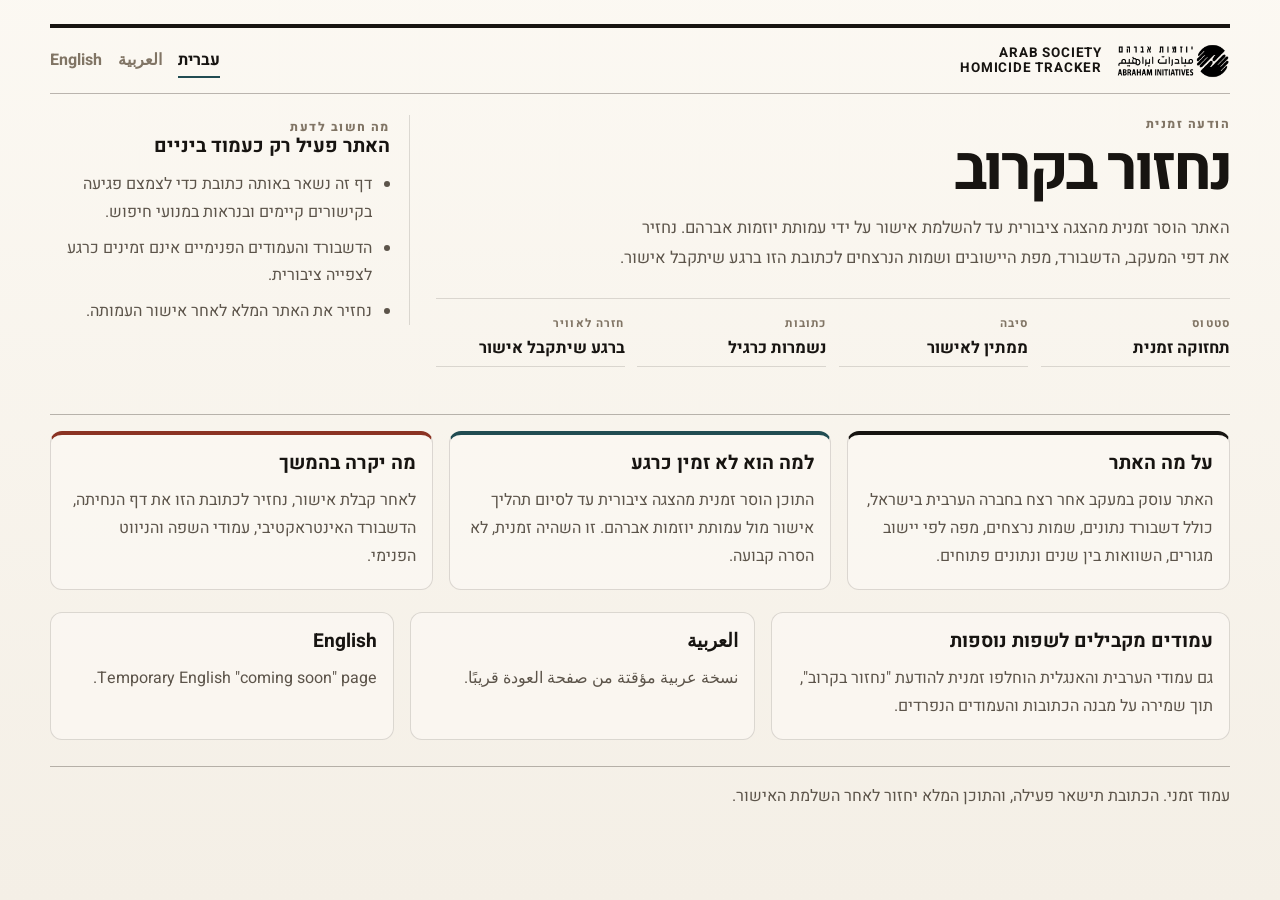
<file: public/index.html>
<!doctype html>
<html lang="he" dir="rtl">
  <head>
    <meta charset="UTF-8" />
    <meta name="viewport" content="width=device-width, initial-scale=1.0" />
    <title>רצח בחברה הערבית בישראל | דשבורד נתונים, שמות הנרצחים ומפה לפי יישוב</title>
    <meta
      name="description"
      content="עמוד מרכזי על רצח בחברה הערבית בישראל: מספר נרצחים לפי שנה ויישוב, דשבורד אינטראקטיבי, שמות הנרצחים, מגמות, מפה ונתונים פתוחים."
    />
    <meta name="robots" content="index,follow,max-image-preview:large" />
    <meta name="theme-color" content="#f4efe6" />
    <link rel="icon" href="./favicon.ico" sizes="any" />
    <link rel="icon" type="image/png" sizes="32x32" href="./favicon-32x32.png" />
    <link rel="icon" type="image/png" sizes="16x16" href="./favicon-16x16.png" />
    <link rel="apple-touch-icon" sizes="180x180" href="./apple-touch-icon.png" />
    <link rel="canonical" href="https://ekurer.github.io/arab-society-murder-tracker/" />
    <link rel="alternate" hreflang="he" href="https://ekurer.github.io/arab-society-murder-tracker/" />
    <link rel="alternate" hreflang="ar" href="https://ekurer.github.io/arab-society-murder-tracker/ar/" />
    <link rel="alternate" hreflang="en" href="https://ekurer.github.io/arab-society-murder-tracker/en/" />
    <link rel="alternate" hreflang="x-default" href="https://ekurer.github.io/arab-society-murder-tracker/" />
    <meta property="og:type" content="website" />
    <meta property="og:site_name" content="Arab Society Homicide Tracker" />
    <meta property="og:locale" content="he_IL" />
    <meta property="og:title" content="רצח בחברה הערבית בישראל | דשבורד נתונים, שמות הנרצחים ומפה לפי יישוב" />
    <meta
      property="og:description"
      content="נתונים פתוחים על רצח בחברה הערבית בישראל: מספר נרצחים לפי שנה ויישוב, שמות הנרצחים, השוואת שנים, מפה וגרפים."
    />
    <meta property="og:url" content="https://ekurer.github.io/arab-society-murder-tracker/" />
    <meta
      property="og:image"
      content="https://ekurer.github.io/arab-society-murder-tracker/dashboard/assets/abraham-initiatives-logo.png"
    />
    <meta property="og:image:alt" content="לוגו יוזמות אברהם" />
    <meta name="twitter:card" content="summary" />
    <meta name="twitter:title" content="רצח בחברה הערבית בישראל | דשבורד נתונים ומאגר פתוח" />
    <meta
      name="twitter:description"
      content="עמוד מרכזי על רצח בחברה הערבית בישראל עם דשבורד, שמות הנרצחים, מפה לפי יישוב וקבצי נתונים פתוחים."
    />
    <meta
      name="twitter:image"
      content="https://ekurer.github.io/arab-society-murder-tracker/dashboard/assets/abraham-initiatives-logo.png"
    />
    <script type="application/ld+json">
      {
        "@context": "https://schema.org",
        "@type": "Organization",
        "@id": "https://ekurer.github.io/arab-society-murder-tracker/#organization",
        "name": "יוזמות אברהם",
        "alternateName": "The Abraham Initiatives",
        "url": "https://abrahaminitiatives.org.il/",
        "logo": {
          "@type": "ImageObject",
          "url": "https://ekurer.github.io/arab-society-murder-tracker/dashboard/assets/abraham-initiatives-logo.png"
        }
      }
    </script>
    <script type="application/ld+json">
      {
        "@context": "https://schema.org",
        "@type": "WebSite",
        "@id": "https://ekurer.github.io/arab-society-murder-tracker/#website",
        "url": "https://ekurer.github.io/arab-society-murder-tracker/",
        "name": "רצח בחברה הערבית בישראל",
        "alternateName": "Arab Society Homicide Tracker",
        "inLanguage": "he",
        "publisher": {
          "@id": "https://ekurer.github.io/arab-society-murder-tracker/#organization"
        }
      }
    </script>
    <script type="application/ld+json">
      {
        "@context": "https://schema.org",
        "@type": "Dataset",
        "@id": "https://ekurer.github.io/arab-society-murder-tracker/#dataset",
        "name": "רצח בחברה הערבית בישראל - מאגר ודשבורד נתונים",
        "description": "מאגר נתונים ודשבורד אינטראקטיבי למעקב אחר רצח בחברה הערבית בישראל לפי שנה, יישוב, מגדר, סוג כלי הרג ומצב פענוח.",
        "url": "https://ekurer.github.io/arab-society-murder-tracker/",
        "inLanguage": "he",
        "isAccessibleForFree": true,
        "creator": {
          "@id": "https://ekurer.github.io/arab-society-murder-tracker/#organization"
        },
        "publisher": {
          "@id": "https://ekurer.github.io/arab-society-murder-tracker/#organization"
        },
        "isPartOf": {
          "@id": "https://ekurer.github.io/arab-society-murder-tracker/#website"
        },
        "distribution": [
          {
            "@type": "DataDownload",
            "encodingFormat": "application/json",
            "contentUrl": "https://ekurer.github.io/arab-society-murder-tracker/data/processed/homicides_normalized.json"
          },
          {
            "@type": "DataDownload",
            "encodingFormat": "text/csv",
            "contentUrl": "https://ekurer.github.io/arab-society-murder-tracker/data/processed/homicides_normalized.csv"
          }
        ]
      }
    </script>
    <script type="application/ld+json">
      {
        "@context": "https://schema.org",
        "@type": "FAQPage",
        "mainEntity": [
          {
            "@type": "Question",
            "name": "מה אפשר לראות בדשבורד על רצח בחברה הערבית בישראל?",
            "acceptedAnswer": {
              "@type": "Answer",
              "text": "הדשבורד כולל מספר נרצחים לפי שנה, מפה לפי יישוב מגורים, השוואת שנים, פילוח לפי מגדר וסוג כלי הרג, וטבלת שמות הנרצחים עם קישורי מקור כאשר הם זמינים."
            }
          },
          {
            "@type": "Question",
            "name": "האם יש באתר שמות נרצחים בחברה הערבית?",
            "acceptedAnswer": {
              "@type": "Answer",
              "text": "כן. באתר יש תצוגת נתונים גולמיים עם רשימת שמות הנרצחים לפי שנה, יחד עם שדות נתונים וקישורי מקור כאשר הם קיימים."
            }
          },
          {
            "@type": "Question",
            "name": "איך הנתונים על רצח בחברה הערבית מאורגנים באתר?",
            "acceptedAnswer": {
              "@type": "Answer",
              "text": "הנתונים מאורגנים לפי שנה ויישוב, ומוצגים גם בדשבורד אינטראקטיבי וגם בקבצי JSON ו-CSV פתוחים להורדה."
            }
          }
        ]
      }
    </script>
    <link rel="preconnect" href="https://fonts.googleapis.com" />
    <link rel="preconnect" href="https://fonts.gstatic.com" crossorigin />
    <link
      href="https://fonts.googleapis.com/css2?family=Heebo:wght@400;500;700;800&family=IBM+Plex+Sans:wght@400;500;600;700&display=swap"
      rel="stylesheet"
    />
    <link rel="stylesheet" href="./site.css" />
  </head>
  <body>
    <div class="ambient ambient-a"></div>
    <div class="ambient ambient-b"></div>
    <div class="ambient ambient-c"></div>

    <header class="page-shell hero-shell">
      <div class="topbar">
        <a class="brand" href="./">
          <img src="./dashboard/assets/abraham-initiatives-logo.png" alt="לוגו יוזמות אברהם" class="brand-logo" />
          <span>Arab Society Homicide Tracker</span>
        </a>

        <nav class="lang-nav" aria-label="שפות">
          <a class="lang-link is-active" href="./">עברית</a>
          <a class="lang-link" href="./ar/">العربية</a>
          <a class="lang-link" href="./en/">English</a>
        </nav>
      </div>

      <section class="hero-grid">
        <div class="hero-copy">
          <p class="eyebrow">הודעה זמנית</p>
          <h1>נחזור בקרוב</h1>
          <p class="lede">
            האתר הוסר זמנית מהצגה ציבורית עד להשלמת אישור על ידי עמותת יוזמות אברהם. נחזיר את דפי המעקב, הדשבורד, מפת
            היישובים ושמות הנרצחים לכתובת הזו ברגע שיתקבל אישור.
          </p>
          <dl class="briefing-strip" aria-label="תקציר נתונים">
            <div class="briefing-item">
              <dt>סטטוס</dt>
              <dd>תחזוקה זמנית</dd>
            </div>
            <div class="briefing-item">
              <dt>סיבה</dt>
              <dd>ממתין לאישור</dd>
            </div>
            <div class="briefing-item">
              <dt>כתובות</dt>
              <dd>נשמרות כרגיל</dd>
            </div>
            <div class="briefing-item">
              <dt>חזרה לאוויר</dt>
              <dd>ברגע שיתקבל אישור</dd>
            </div>
          </dl>
        </div>

        <aside class="side-card">
          <p class="side-kicker">מה חשוב לדעת</p>
          <h2>האתר פעיל רק כעמוד ביניים</h2>
          <ul class="feature-list">
            <li>דף זה נשאר באותה כתובת כדי לצמצם פגיעה בקישורים קיימים ובנראות במנועי חיפוש.</li>
            <li>הדשבורד והעמודים הפנימיים אינם זמינים כרגע לצפייה ציבורית.</li>
            <li>נחזיר את האתר המלא לאחר אישור העמותה.</li>
          </ul>
        </aside>
      </section>
    </header>

    <main class="page-shell section-stack">
      <section class="card-grid briefing-grid" aria-labelledby="about-site-title">
        <div class="content-card">
          <h2 id="about-site-title">על מה האתר</h2>
          <p>
            האתר עוסק במעקב אחר רצח בחברה הערבית בישראל, כולל דשבורד נתונים, שמות נרצחים, מפה לפי יישוב מגורים, השוואות
            בין שנים ונתונים פתוחים.
          </p>
        </div>

        <div class="content-card">
          <h2>למה הוא לא זמין כרגע</h2>
          <p>
            התוכן הוסר זמנית מהצגה ציבורית עד לסיום תהליך אישור מול עמותת יוזמות אברהם. זו השהיה זמנית, לא הסרה קבועה.
          </p>
        </div>

        <div class="content-card">
          <h2>מה יקרה בהמשך</h2>
          <p>
            לאחר קבלת אישור, נחזיר לכתובת הזו את דף הנחיתה, הדשבורד האינטראקטיבי, עמודי השפה והניווט הפנימי.
          </p>
        </div>
      </section>
      <section class="card-grid language-grid" aria-labelledby="language-title">
        <div class="content-card">
          <h2 id="language-title">עמודים מקבילים לשפות נוספות</h2>
          <p>
            גם עמודי הערבית והאנגלית הוחלפו זמנית להודעת "נחזור בקרוב", תוך שמירה על מבנה הכתובות והעמודים הנפרדים.
          </p>
        </div>
        <a class="content-card language-card" href="./ar/">
          <h2>العربية</h2>
          <p>نسخة عربية مؤقتة من صفحة العودة قريبًا.</p>
        </a>
        <a class="content-card language-card" href="./en/">
          <h2>English</h2>
          <p>Temporary English "coming soon" page.</p>
        </a>
      </section>
    </main>

    <footer class="page-shell footer">
      <p>עמוד זמני. הכתובת תישאר פעילה, והתוכן המלא יחזור לאחר השלמת האישור.</p>
    </footer>
  </body>
</html>
</file>
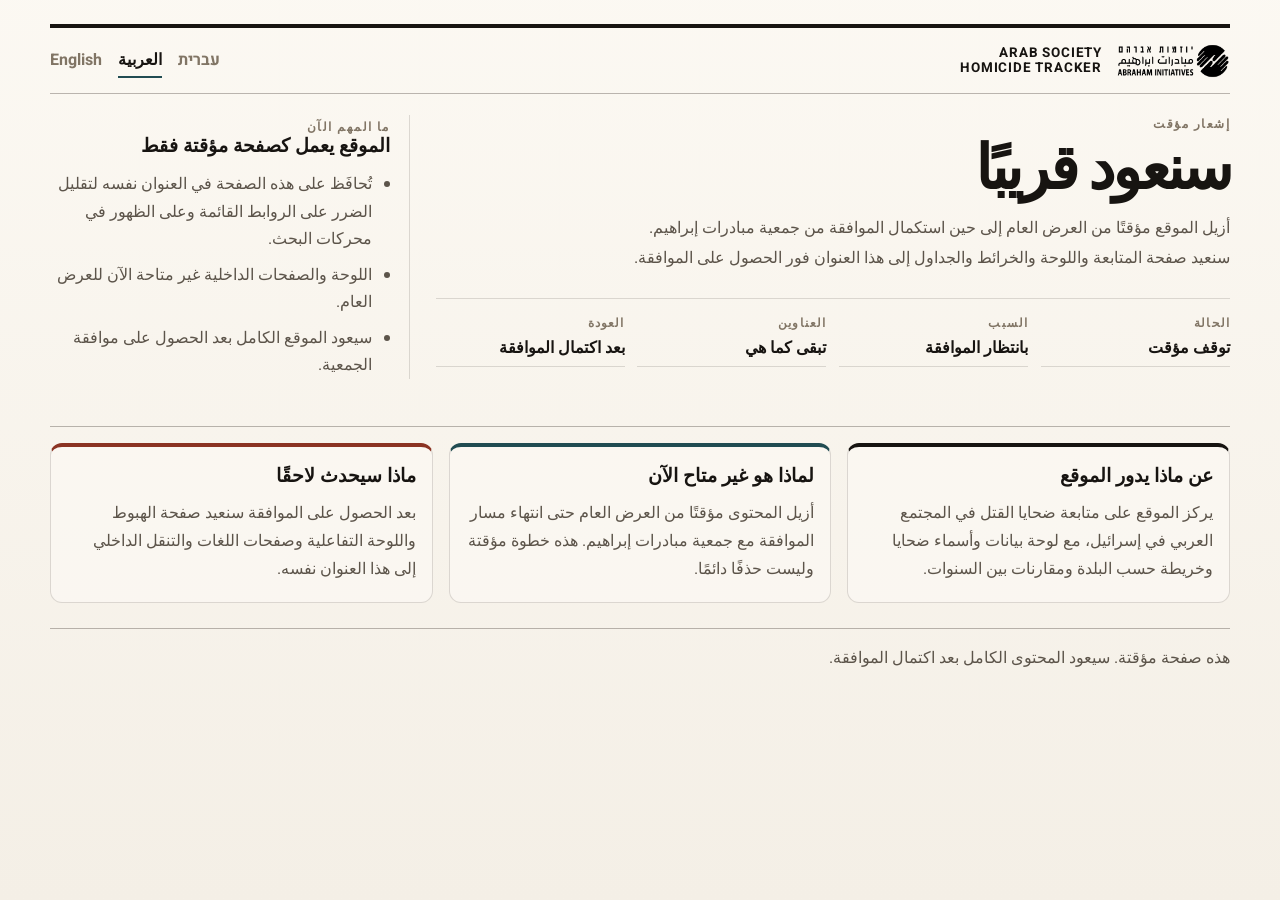
<file: public/ar/index.html>
<!doctype html>
<html lang="ar" dir="rtl">
  <head>
    <meta charset="UTF-8" />
    <meta name="viewport" content="width=device-width, initial-scale=1.0" />
    <title>لوحة متابعة ضحايا القتل في المجتمع العربي في إسرائيل</title>
    <meta
      name="description"
      content="صفحة هبوط ولوحة متابعة تفاعلية لضحايا القتل في المجتمع العربي في إسرائيل، مع خريطة حسب البلدة، مقارنة بين السنوات، تحليلات رمضان وأسماء الضحايا."
    />
    <meta name="robots" content="index,follow,max-image-preview:large" />
    <meta name="theme-color" content="#f4efe6" />
    <link rel="icon" href="../favicon.ico" sizes="any" />
    <link rel="icon" type="image/png" sizes="32x32" href="../favicon-32x32.png" />
    <link rel="icon" type="image/png" sizes="16x16" href="../favicon-16x16.png" />
    <link rel="apple-touch-icon" sizes="180x180" href="../apple-touch-icon.png" />
    <link rel="canonical" href="https://ekurer.github.io/arab-society-murder-tracker/ar/" />
    <link rel="alternate" hreflang="he" href="https://ekurer.github.io/arab-society-murder-tracker/" />
    <link rel="alternate" hreflang="ar" href="https://ekurer.github.io/arab-society-murder-tracker/ar/" />
    <link rel="alternate" hreflang="en" href="https://ekurer.github.io/arab-society-murder-tracker/en/" />
    <link rel="alternate" hreflang="x-default" href="https://ekurer.github.io/arab-society-murder-tracker/" />
    <meta property="og:type" content="website" />
    <meta property="og:site_name" content="Arab Society Homicide Tracker" />
    <meta property="og:locale" content="ar_AR" />
    <meta property="og:title" content="لوحة متابعة ضحايا القتل في المجتمع العربي في إسرائيل" />
    <meta
      property="og:description"
      content="صفحة هبوط ولوحة متابعة تفاعلية لضحايا القتل في المجتمع العربي في إسرائيل، مع خريطة حسب البلدة، مقارنة بين السنوات، تحليلات رمضان وأسماء الضحايا."
    />
    <meta property="og:url" content="https://ekurer.github.io/arab-society-murder-tracker/ar/" />
    <meta
      property="og:image"
      content="https://ekurer.github.io/arab-society-murder-tracker/dashboard/assets/abraham-initiatives-logo.png"
    />
    <meta property="og:image:alt" content="شعار مبادرات إبراهيم" />
    <meta name="twitter:card" content="summary" />
    <meta name="twitter:title" content="لوحة متابعة ضحايا القتل في المجتمع العربي في إسرائيل" />
    <meta
      name="twitter:description"
      content="صفحة هبوط ولوحة متابعة تفاعلية لضحايا القتل في المجتمع العربي في إسرائيل، مع خريطة حسب البلدة، مقارنة بين السنوات، تحليلات رمضان وأسماء الضحايا."
    />
    <meta
      name="twitter:image"
      content="https://ekurer.github.io/arab-society-murder-tracker/dashboard/assets/abraham-initiatives-logo.png"
    />
    <script type="application/ld+json">
      {
        "@context": "https://schema.org",
        "@type": "Dataset",
        "name": "لوحة متابعة ضحايا القتل في المجتمع العربي في إسرائيل",
        "description": "قاعدة بيانات ولوحة متابعة تفاعلية لتتبع ضحايا القتل في المجتمع العربي في إسرائيل حسب السنة والبلدة.",
        "url": "https://ekurer.github.io/arab-society-murder-tracker/ar/",
        "inLanguage": "ar",
        "isAccessibleForFree": true,
        "creator": {
          "@type": "Organization",
          "name": "The Abraham Initiatives"
        }
      }
    </script>
    <link rel="preconnect" href="https://fonts.googleapis.com" />
    <link rel="preconnect" href="https://fonts.gstatic.com" crossorigin />
    <link href="https://fonts.googleapis.com/css2?family=Heebo:wght@400;500;700;800&family=IBM+Plex+Sans:wght@400;500;600;700&display=swap" rel="stylesheet" />
    <link rel="stylesheet" href="../site.css" />
  </head>
  <body>
    <div class="ambient ambient-a"></div>
    <div class="ambient ambient-b"></div>
    <div class="ambient ambient-c"></div>

    <header class="page-shell hero-shell">
      <div class="topbar">
        <a class="brand" href="../ar/">
          <img src="../dashboard/assets/abraham-initiatives-logo.png" alt="شعار مبادرات إبراهيم" class="brand-logo" />
          <span>Arab Society Homicide Tracker</span>
        </a>

        <nav class="lang-nav" aria-label="اللغات">
          <a class="lang-link" href="../">עברית</a>
          <a class="lang-link is-active" href="../ar/">العربية</a>
          <a class="lang-link" href="../en/">English</a>
        </nav>
      </div>

      <section class="hero-grid">
        <div class="hero-copy">
          <p class="eyebrow">إشعار مؤقت</p>
          <h1>سنعود قريبًا</h1>
          <p class="lede">
            أزيل الموقع مؤقتًا من العرض العام إلى حين استكمال الموافقة من جمعية مبادرات إبراهيم. سنعيد صفحة المتابعة
            واللوحة والخرائط والجداول إلى هذا العنوان فور الحصول على الموافقة.
          </p>
          <dl class="briefing-strip" aria-label="ملخص البيانات">
            <div class="briefing-item">
              <dt>الحالة</dt>
              <dd>توقف مؤقت</dd>
            </div>
            <div class="briefing-item">
              <dt>السبب</dt>
              <dd>بانتظار الموافقة</dd>
            </div>
            <div class="briefing-item">
              <dt>العناوين</dt>
              <dd>تبقى كما هي</dd>
            </div>
            <div class="briefing-item">
              <dt>العودة</dt>
              <dd>بعد اكتمال الموافقة</dd>
            </div>
          </dl>
        </div>

        <aside class="side-card">
          <p class="side-kicker">ما المهم الآن</p>
          <h2>الموقع يعمل كصفحة مؤقتة فقط</h2>
          <ul class="feature-list">
            <li>تُحافَظ على هذه الصفحة في العنوان نفسه لتقليل الضرر على الروابط القائمة وعلى الظهور في محركات البحث.</li>
            <li>اللوحة والصفحات الداخلية غير متاحة الآن للعرض العام.</li>
            <li>سيعود الموقع الكامل بعد الحصول على موافقة الجمعية.</li>
          </ul>
        </aside>
      </section>
    </header>

    <main class="page-shell section-stack">
      <section class="card-grid briefing-grid">
        <div class="content-card">
          <h2>عن ماذا يدور الموقع</h2>
          <p>
            يركز الموقع على متابعة ضحايا القتل في المجتمع العربي في إسرائيل، مع لوحة بيانات وأسماء ضحايا وخريطة حسب البلدة
            ومقارنات بين السنوات.
          </p>
        </div>

        <div class="content-card">
          <h2>لماذا هو غير متاح الآن</h2>
          <p>
            أزيل المحتوى مؤقتًا من العرض العام حتى انتهاء مسار الموافقة مع جمعية مبادرات إبراهيم. هذه خطوة مؤقتة وليست حذفًا
            دائمًا.
          </p>
        </div>

        <div class="content-card">
          <h2>ماذا سيحدث لاحقًا</h2>
          <p>
            بعد الحصول على الموافقة سنعيد صفحة الهبوط واللوحة التفاعلية وصفحات اللغات والتنقل الداخلي إلى هذا العنوان نفسه.
          </p>
        </div>
      </section>
    </main>

    <footer class="page-shell footer">
      <p>هذه صفحة مؤقتة. سيعود المحتوى الكامل بعد اكتمال الموافقة.</p>
    </footer>
  </body>
</html>
</file>
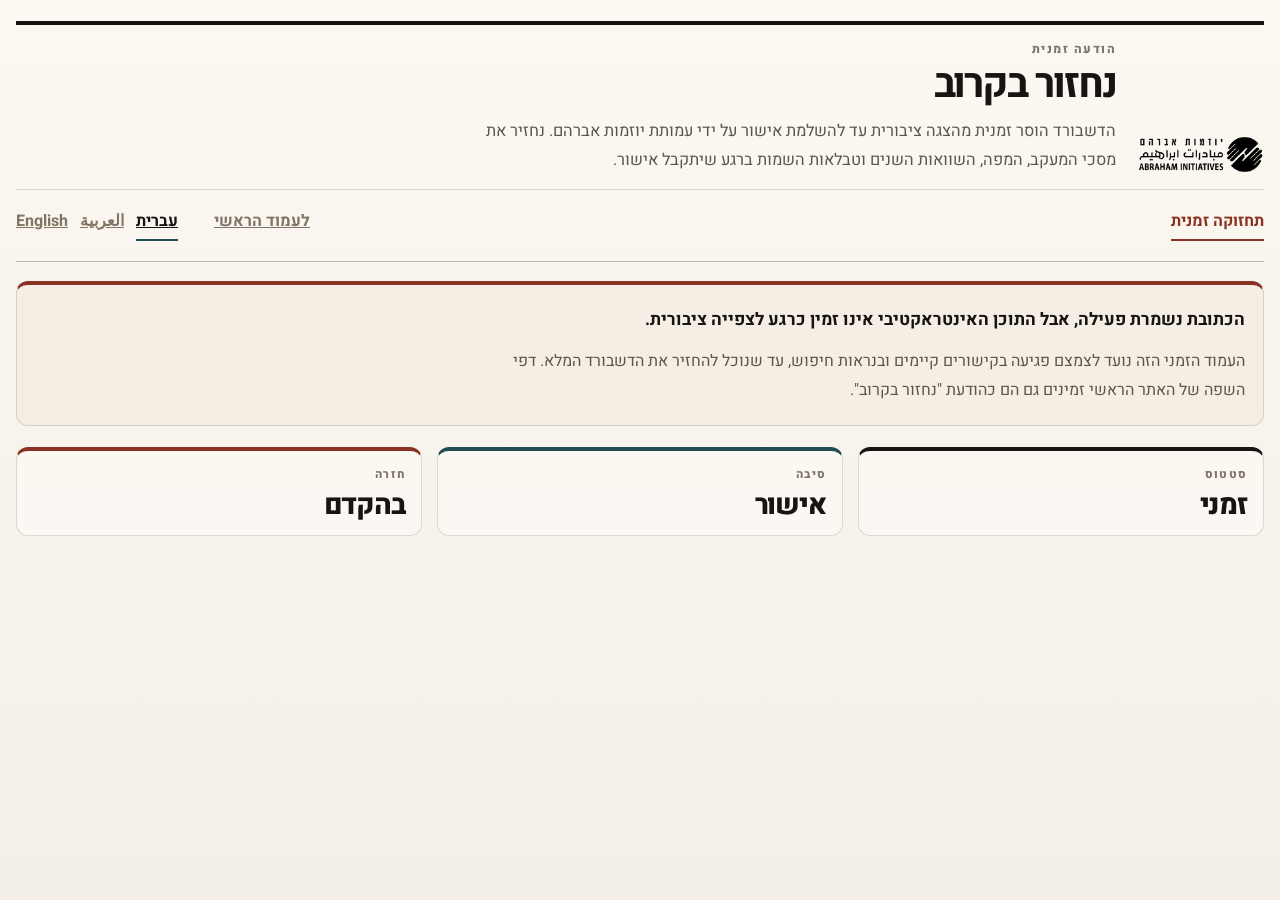
<file: public/dashboard/index.html>
<!doctype html>
<html lang="he" dir="rtl">
  <head>
    <meta charset="UTF-8" />
    <meta name="viewport" content="width=device-width, initial-scale=1.0" />
    <meta
      name="description"
      content="לוח מעקב אינטראקטיבי אחר קורבנות רצח בחברה הערבית בישראל, עם מפה לפי יישוב, השוואת שנים, ניתוחי רמדאן ושמות הקורבנות."
    />
    <meta name="robots" content="noindex,follow,max-image-preview:large" />
    <meta name="theme-color" content="#f4efe6" />
    <link rel="icon" href="../favicon.ico" sizes="any" />
    <link rel="icon" type="image/png" sizes="32x32" href="../favicon-32x32.png" />
    <link rel="icon" type="image/png" sizes="16x16" href="../favicon-16x16.png" />
    <link rel="apple-touch-icon" sizes="180x180" href="../apple-touch-icon.png" />
    <link rel="canonical" id="canonical-link" href="https://ekurer.github.io/arab-society-murder-tracker/dashboard/?lang=he" />
    <link rel="alternate" hreflang="he" href="https://ekurer.github.io/arab-society-murder-tracker/dashboard/?lang=he" />
    <link rel="alternate" hreflang="ar" href="https://ekurer.github.io/arab-society-murder-tracker/dashboard/?lang=ar" />
    <link rel="alternate" hreflang="en" href="https://ekurer.github.io/arab-society-murder-tracker/dashboard/?lang=en" />
    <link rel="alternate" hreflang="x-default" href="https://ekurer.github.io/arab-society-murder-tracker/dashboard/" />
    <meta property="og:type" content="website" />
    <meta property="og:site_name" content="Arab Society Homicide Tracker" />
    <meta property="og:locale" content="he_IL" />
    <meta property="og:locale:alternate" content="ar_AR" />
    <meta property="og:locale:alternate" content="en_US" />
    <meta property="og:title" content="לוח מעקב קורבנות רצח בחברה הערבית בישראל" />
    <meta
      property="og:description"
      content="לוח מעקב אינטראקטיבי אחר קורבנות רצח בחברה הערבית בישראל, עם מפה לפי יישוב, השוואת שנים, ניתוחי רמדאן ושמות הקורבנות."
    />
    <meta property="og:url" content="https://ekurer.github.io/arab-society-murder-tracker/dashboard/?lang=he" />
    <meta
      property="og:image"
      content="https://ekurer.github.io/arab-society-murder-tracker/dashboard/assets/abraham-initiatives-logo.png"
    />
    <meta property="og:image:alt" content="לוגו יוזמות אברהם" />
    <meta name="twitter:card" content="summary" />
    <meta name="twitter:title" content="לוח מעקב קורבנות רצח בחברה הערבית בישראל" />
    <meta
      name="twitter:description"
      content="לוח מעקב אינטראקטיבי אחר קורבנות רצח בחברה הערבית בישראל, עם מפה לפי יישוב, השוואת שנים, ניתוחי רמדאן ושמות הקורבנות."
    />
    <meta
      name="twitter:image"
      content="https://ekurer.github.io/arab-society-murder-tracker/dashboard/assets/abraham-initiatives-logo.png"
    />
    <title>לוח מעקב קורבנות רצח בחברה הערבית בישראל</title>
    <link rel="preconnect" href="https://fonts.googleapis.com" />
    <link rel="preconnect" href="https://fonts.gstatic.com" crossorigin />
    <link href="https://fonts.googleapis.com/css2?family=Heebo:wght@400;500;700;800&family=IBM+Plex+Sans:wght@400;500;600;700&display=swap" rel="stylesheet" />
    <link rel="stylesheet" href="./styles.css" />
  </head>
  <body>
    <div class="ambient ambient-a"></div>
    <div class="ambient ambient-b"></div>
    <div class="ambient ambient-c"></div>

    <header class="hero">
      <div class="hero-shell">
        <div class="hero-brand">
          <img src="./assets/abraham-initiatives-logo.png" alt="לוגו יוזמות אברהם" class="hero-logo" id="brand-logo-alt" />
          <div class="hero-copy">
            <p class="hero-kicker" id="notice-kicker">הודעה זמנית</p>
            <h1 id="notice-title">נחזור בקרוב</h1>
            <p class="hero-subtitle" id="notice-subtitle">
              הדשבורד הוסר זמנית מהצגה ציבורית עד להשלמת אישור על ידי עמותת יוזמות אברהם. נחזיר את מסכי המעקב, המפה, השוואות
              השנים וטבלאות השמות ברגע שיתקבל אישור.
            </p>
          </div>
        </div>

        <div class="hero-actions">
          <div class="view-tabs" aria-label="Status">
            <span class="view-tab view-tab-danger is-active" id="status-chip">תחזוקה זמנית</span>
          </div>

          <a class="view-tab view-tab-standalone" id="home-link" href="../">לעמוד הראשי</a>

          <div class="toolbar">
            <div class="lang-chip-group" role="group" aria-label="בחירת שפה">
              <a class="lang-chip" href="./?lang=he">עברית</a>
              <a class="lang-chip" href="./?lang=ar">العربية</a>
              <a class="lang-chip" href="./?lang=en">English</a>
            </div>
          </div>
        </div>
      </div>
    </header>

    <main class="app-shell">
      <section class="panel narrative-panel">
        <div class="narrative-copy">
          <p class="narrative-lead" id="notice-lead">
            הכתובת נשמרת פעילה, אבל התוכן האינטראקטיבי אינו זמין כרגע לצפייה ציבורית.
          </p>
          <p class="narrative-context" id="notice-context">
            העמוד הזמני הזה נועד לצמצם פגיעה בקישורים קיימים ובנראות חיפוש, עד שנוכל להחזיר את הדשבורד המלא. דפי השפה של
            האתר הראשי זמינים גם הם כהודעת "נחזור בקרוב".
          </p>
        </div>
      </section>

      <section class="kpis">
        <article class="kpi kpi-primary">
          <div class="label" id="kpi-status-label">סטטוס</div>
          <div class="value" id="kpi-status-value">זמני</div>
        </article>
        <article class="kpi kpi-secondary">
          <div class="label" id="kpi-reason-label">סיבה</div>
          <div class="value" id="kpi-reason-value">אישור</div>
        </article>
        <article class="kpi kpi-tertiary">
          <div class="label" id="kpi-return-label">חזרה</div>
          <div class="value" id="kpi-return-value">בהקדם</div>
        </article>
      </section>
    </main>

    <script>
      const DASHBOARD_MAINTENANCE_I18N = {
        he: {
          lang: "he",
          dir: "rtl",
          logoAlt: "לוגו יוזמות אברהם",
          kicker: "הודעה זמנית",
          title: "נחזור בקרוב",
          subtitle:
            "הדשבורד הוסר זמנית מהצגה ציבורית עד להשלמת אישור על ידי עמותת יוזמות אברהם. נחזיר את מסכי המעקב, המפה, השוואות השנים וטבלאות השמות ברגע שיתקבל אישור.",
          statusChip: "תחזוקה זמנית",
          home: "לעמוד הראשי",
          lead: "הכתובת נשמרת פעילה, אבל התוכן האינטראקטיבי אינו זמין כרגע לצפייה ציבורית.",
          context:
            'העמוד הזמני הזה נועד לצמצם פגיעה בקישורים קיימים ובנראות חיפוש, עד שנוכל להחזיר את הדשבורד המלא. דפי השפה של האתר הראשי זמינים גם הם כהודעת "נחזור בקרוב".',
          kpiStatusLabel: "סטטוס",
          kpiStatusValue: "זמני",
          kpiReasonLabel: "סיבה",
          kpiReasonValue: "אישור",
          kpiReturnLabel: "חזרה",
          kpiReturnValue: "בהקדם"
        },
        ar: {
          lang: "ar",
          dir: "rtl",
          logoAlt: "شعار مبادرات إبراهيم",
          kicker: "إشعار مؤقت",
          title: "سنعود قريبًا",
          subtitle:
            "أزيلت اللوحة مؤقتًا من العرض العام إلى حين استكمال الموافقة من جمعية مبادرات إبراهيم. سنعيد شاشات المتابعة والخريطة ومقارنات السنوات وجداول الأسماء فور اكتمال الموافقة.",
          statusChip: "توقف مؤقت",
          home: "الصفحة الرئيسية",
          lead: "يبقى هذا العنوان فعالًا، لكن المحتوى التفاعلي غير متاح الآن للعرض العام.",
          context:
            'تهدف هذه الصفحة المؤقتة إلى تقليل الضرر على الروابط القائمة وعلى الظهور في البحث، إلى أن نعيد اللوحة الكاملة. صفحات اللغة في الموقع الرئيسي متاحة أيضًا كرسالة "سنعود قريبًا".',
          kpiStatusLabel: "الحالة",
          kpiStatusValue: "مؤقت",
          kpiReasonLabel: "السبب",
          kpiReasonValue: "موافقة",
          kpiReturnLabel: "العودة",
          kpiReturnValue: "قريبًا"
        },
        en: {
          lang: "en",
          dir: "ltr",
          logoAlt: "The Abraham Initiatives logo",
          kicker: "Temporary notice",
          title: "Coming back soon",
          subtitle:
            "The dashboard has been temporarily removed from public view pending approval by The Abraham Initiatives. We will restore the tracking views, map, year comparisons, and victim tables as soon as approval is complete.",
          statusChip: "Temporary hold",
          home: "Main site",
          lead: "This URL remains live, but the interactive content is not currently available for public access.",
          context:
            'This temporary page is intended to reduce disruption to existing links and search visibility until the full dashboard returns. The main language landing pages are also temporarily set to "coming soon".',
          kpiStatusLabel: "Status",
          kpiStatusValue: "Temporary",
          kpiReasonLabel: "Reason",
          kpiReasonValue: "Approval",
          kpiReturnLabel: "Return",
          kpiReturnValue: "Soon"
        }
      };

      const requestedLang = new URLSearchParams(window.location.search).get("lang");
      const language = DASHBOARD_MAINTENANCE_I18N[requestedLang] ? requestedLang : "he";
      const copy = DASHBOARD_MAINTENANCE_I18N[language];

      document.documentElement.lang = copy.lang;
      document.documentElement.dir = copy.dir;
      document.getElementById("brand-logo-alt").alt = copy.logoAlt;
      document.getElementById("notice-kicker").textContent = copy.kicker;
      document.getElementById("notice-title").textContent = copy.title;
      document.getElementById("notice-subtitle").textContent = copy.subtitle;
      document.getElementById("status-chip").textContent = copy.statusChip;
      document.getElementById("home-link").textContent = copy.home;
      document.getElementById("notice-lead").textContent = copy.lead;
      document.getElementById("notice-context").textContent = copy.context;
      document.getElementById("kpi-status-label").textContent = copy.kpiStatusLabel;
      document.getElementById("kpi-status-value").textContent = copy.kpiStatusValue;
      document.getElementById("kpi-reason-label").textContent = copy.kpiReasonLabel;
      document.getElementById("kpi-reason-value").textContent = copy.kpiReasonValue;
      document.getElementById("kpi-return-label").textContent = copy.kpiReturnLabel;
      document.getElementById("kpi-return-value").textContent = copy.kpiReturnValue;

      document.querySelectorAll(".lang-chip").forEach((node) => {
        node.classList.toggle("is-active", node.getAttribute("href") === `./?lang=${language}`);
      });
    </script>
  </body>
</html>
</file>
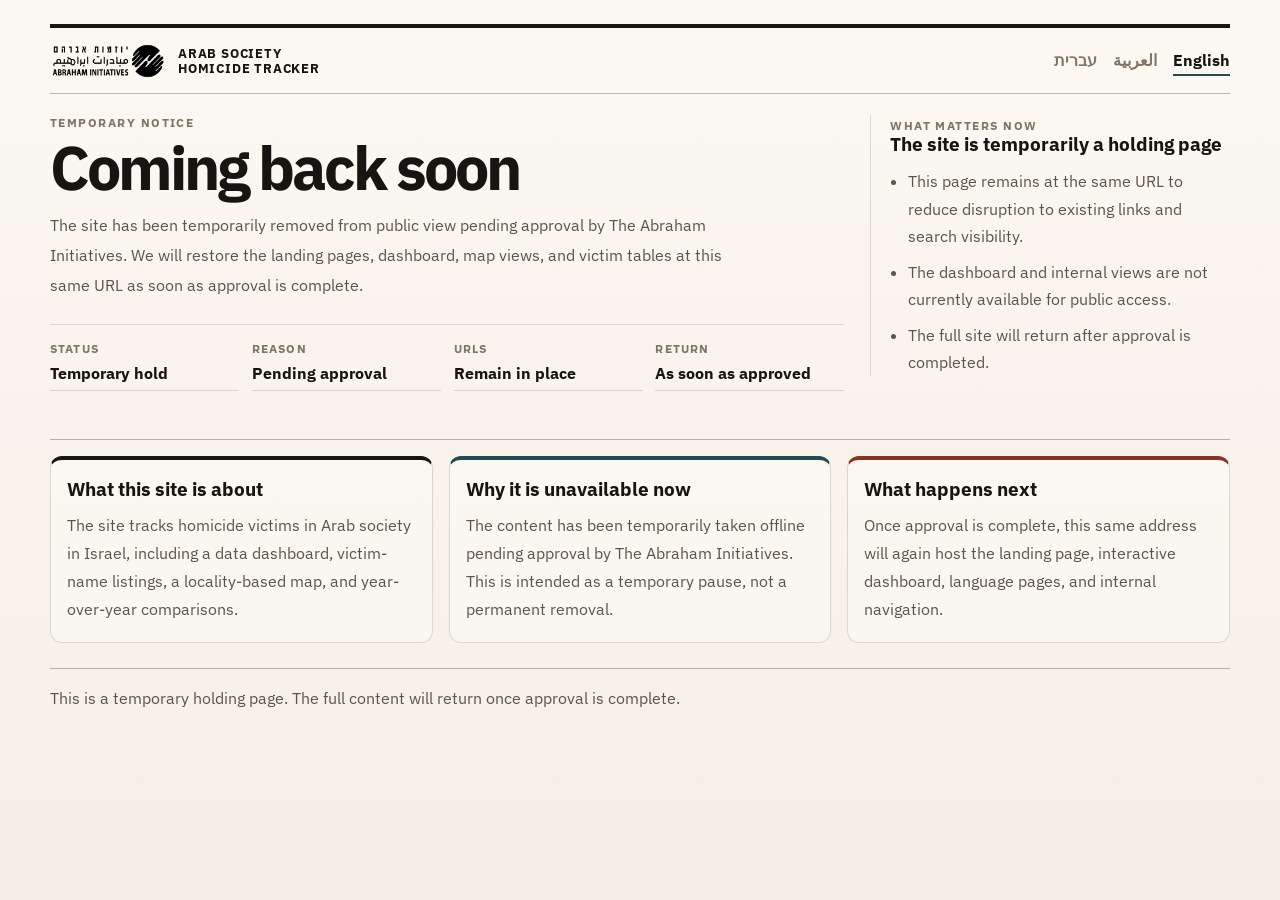
<file: public/en/index.html>
<!doctype html>
<html lang="en" dir="ltr">
  <head>
    <meta charset="UTF-8" />
    <meta name="viewport" content="width=device-width, initial-scale=1.0" />
    <title>Homicide Victim Tracker in Arab Society in Israel</title>
    <meta
      name="description"
      content="Landing page and interactive tracker of homicide victims in Arab society in Israel, with a locality map, year comparisons, Ramadan analysis, and victim names."
    />
    <meta name="robots" content="index,follow,max-image-preview:large" />
    <meta name="theme-color" content="#f4efe6" />
    <link rel="icon" href="../favicon.ico" sizes="any" />
    <link rel="icon" type="image/png" sizes="32x32" href="../favicon-32x32.png" />
    <link rel="icon" type="image/png" sizes="16x16" href="../favicon-16x16.png" />
    <link rel="apple-touch-icon" sizes="180x180" href="../apple-touch-icon.png" />
    <link rel="canonical" href="https://ekurer.github.io/arab-society-murder-tracker/en/" />
    <link rel="alternate" hreflang="he" href="https://ekurer.github.io/arab-society-murder-tracker/" />
    <link rel="alternate" hreflang="ar" href="https://ekurer.github.io/arab-society-murder-tracker/ar/" />
    <link rel="alternate" hreflang="en" href="https://ekurer.github.io/arab-society-murder-tracker/en/" />
    <link rel="alternate" hreflang="x-default" href="https://ekurer.github.io/arab-society-murder-tracker/" />
    <meta property="og:type" content="website" />
    <meta property="og:site_name" content="Arab Society Homicide Tracker" />
    <meta property="og:locale" content="en_US" />
    <meta property="og:title" content="Homicide Victim Tracker in Arab Society in Israel" />
    <meta
      property="og:description"
      content="Landing page and interactive tracker of homicide victims in Arab society in Israel, with a locality map, year comparisons, Ramadan analysis, and victim names."
    />
    <meta property="og:url" content="https://ekurer.github.io/arab-society-murder-tracker/en/" />
    <meta
      property="og:image"
      content="https://ekurer.github.io/arab-society-murder-tracker/dashboard/assets/abraham-initiatives-logo.png"
    />
    <meta property="og:image:alt" content="The Abraham Initiatives logo" />
    <meta name="twitter:card" content="summary" />
    <meta name="twitter:title" content="Homicide Victim Tracker in Arab Society in Israel" />
    <meta
      name="twitter:description"
      content="Landing page and interactive tracker of homicide victims in Arab society in Israel, with a locality map, year comparisons, Ramadan analysis, and victim names."
    />
    <meta
      name="twitter:image"
      content="https://ekurer.github.io/arab-society-murder-tracker/dashboard/assets/abraham-initiatives-logo.png"
    />
    <script type="application/ld+json">
      {
        "@context": "https://schema.org",
        "@type": "Dataset",
        "name": "Homicide Victim Tracker in Arab Society in Israel",
        "description": "Open dataset and interactive dashboard tracking homicide victims in Arab society in Israel by year and locality.",
        "url": "https://ekurer.github.io/arab-society-murder-tracker/en/",
        "inLanguage": "en",
        "isAccessibleForFree": true,
        "creator": {
          "@type": "Organization",
          "name": "The Abraham Initiatives"
        }
      }
    </script>
    <link rel="preconnect" href="https://fonts.googleapis.com" />
    <link rel="preconnect" href="https://fonts.gstatic.com" crossorigin />
    <link href="https://fonts.googleapis.com/css2?family=Heebo:wght@400;500;700;800&family=IBM+Plex+Sans:wght@400;500;600;700&display=swap" rel="stylesheet" />
    <link rel="stylesheet" href="../site.css" />
  </head>
  <body>
    <div class="ambient ambient-a"></div>
    <div class="ambient ambient-b"></div>
    <div class="ambient ambient-c"></div>

    <header class="page-shell hero-shell">
      <div class="topbar">
        <a class="brand" href="../en/">
          <img src="../dashboard/assets/abraham-initiatives-logo.png" alt="The Abraham Initiatives logo" class="brand-logo" />
          <span>Arab Society Homicide Tracker</span>
        </a>

        <nav class="lang-nav" aria-label="Languages">
          <a class="lang-link" href="../">עברית</a>
          <a class="lang-link" href="../ar/">العربية</a>
          <a class="lang-link is-active" href="../en/">English</a>
        </nav>
      </div>

      <section class="hero-grid">
        <div class="hero-copy">
          <p class="eyebrow">Temporary notice</p>
          <h1>Coming back soon</h1>
          <p class="lede">
            The site has been temporarily removed from public view pending approval by The Abraham Initiatives. We will restore the landing
            pages, dashboard, map views, and victim tables at this same URL as soon as approval is complete.
          </p>
          <dl class="briefing-strip" aria-label="Data briefing">
            <div class="briefing-item">
              <dt>Status</dt>
              <dd>Temporary hold</dd>
            </div>
            <div class="briefing-item">
              <dt>Reason</dt>
              <dd>Pending approval</dd>
            </div>
            <div class="briefing-item">
              <dt>URLs</dt>
              <dd>Remain in place</dd>
            </div>
            <div class="briefing-item">
              <dt>Return</dt>
              <dd>As soon as approved</dd>
            </div>
          </dl>
        </div>

        <aside class="side-card">
          <p class="side-kicker">What matters now</p>
          <h2>The site is temporarily a holding page</h2>
          <ul class="feature-list">
            <li>This page remains at the same URL to reduce disruption to existing links and search visibility.</li>
            <li>The dashboard and internal views are not currently available for public access.</li>
            <li>The full site will return after approval is completed.</li>
          </ul>
        </aside>
      </section>
    </header>

    <main class="page-shell section-stack">
      <section class="card-grid briefing-grid">
        <div class="content-card">
          <h2>What this site is about</h2>
          <p>
            The site tracks homicide victims in Arab society in Israel, including a data dashboard, victim-name listings, a locality-based
            map, and year-over-year comparisons.
          </p>
        </div>

        <div class="content-card">
          <h2>Why it is unavailable now</h2>
          <p>
            The content has been temporarily taken offline pending approval by The Abraham Initiatives. This is intended as a temporary pause,
            not a permanent removal.
          </p>
        </div>

        <div class="content-card">
          <h2>What happens next</h2>
          <p>
            Once approval is complete, this same address will again host the landing page, interactive dashboard, language pages, and internal
            navigation.
          </p>
        </div>
      </section>
    </main>

    <footer class="page-shell footer">
      <p>This is a temporary holding page. The full content will return once approval is complete.</p>
    </footer>
  </body>
</html>
</file>
<file: public/site.css>
:root {
  --paper: #f4efe6;
  --paper-deep: #e5dccd;
  --paper-strong: #fbf8f2;
  --ink: #171411;
  --ink-soft: #5c544a;
  --ink-muted: #817565;
  --line: rgba(34, 26, 18, 0.14);
  --line-strong: rgba(34, 26, 18, 0.3);
  --accent: #214c52;
  --accent-strong: #17373c;
  --accent-soft: rgba(33, 76, 82, 0.08);
  --alert: #8b3323;
  --alert-soft: rgba(139, 51, 35, 0.08);
  --radius-xl: 18px;
  --radius-lg: 12px;
  --radius-md: 8px;
  --font-ui: "IBM Plex Sans", sans-serif;
  --font-display: "IBM Plex Sans", sans-serif;
}

html[lang="he"],
html[lang="ar"] {
  --font-ui: "Heebo", sans-serif;
  --font-display: "Heebo", sans-serif;
}

* {
  box-sizing: border-box;
}

body {
  margin: 0;
  min-height: 100vh;
  font-family: var(--font-ui);
  color: var(--ink);
  background:
    linear-gradient(180deg, rgba(252, 249, 243, 0.95) 0%, rgba(244, 239, 230, 0.98) 100%),
    repeating-linear-gradient(90deg, transparent 0, transparent 139px, rgba(23, 20, 17, 0.03) 139px, rgba(23, 20, 17, 0.03) 140px),
    var(--paper);
  padding: 1.5rem 1rem 3rem;
}

a {
  color: inherit;
  text-decoration: none;
}

h1,
h2,
strong {
  font-family: var(--font-display);
}

p,
ul,
dl,
dd {
  margin: 0;
}

.ambient {
  display: none;
}

.page-shell {
  width: min(1180px, 100%);
  margin: 0 auto;
}

.hero-shell {
  padding: 0.95rem 0 1.6rem;
  border-top: 4px solid var(--ink);
}

.topbar,
.hero-grid,
.cta-row,
.lang-nav,
.footer,
.footer-links {
  display: flex;
}

.topbar {
  align-items: center;
  justify-content: space-between;
  gap: 1rem;
  padding-bottom: 0.9rem;
  border-bottom: 1px solid var(--line-strong);
}

.brand {
  display: inline-flex;
  align-items: center;
  gap: 0.8rem;
  font-size: 0.84rem;
  font-weight: 700;
  letter-spacing: 0.06em;
  text-transform: uppercase;
}

.brand span {
  max-width: 18ch;
  line-height: 1.15;
}

.brand-logo {
  width: clamp(82px, 9vw, 118px);
  flex: 0 0 auto;
}

.lang-nav {
  gap: 1rem;
  flex-wrap: wrap;
}

.lang-link {
  padding: 0.25rem 0;
  border-bottom: 2px solid transparent;
  color: var(--ink-muted);
  font-weight: 700;
  transition: color 140ms ease, border-color 140ms ease;
}

.lang-link.is-active {
  border-color: var(--accent);
  color: var(--ink);
}

.hero-grid {
  gap: 1.6rem;
  margin-top: 1.3rem;
  align-items: start;
}

.hero-copy {
  flex: 1 1 0;
}

.eyebrow,
.side-kicker {
  color: var(--ink-muted);
  font-size: 0.76rem;
  font-weight: 800;
  letter-spacing: 0.12em;
  text-transform: uppercase;
}

.eyebrow {
  margin-bottom: 0.55rem;
}

h1 {
  margin: 0;
  max-width: 13ch;
  font-size: clamp(2.6rem, 4.8vw, 4.8rem);
  line-height: 0.92;
  letter-spacing: -0.05em;
}

.lede {
  margin-top: 1rem;
  max-width: 68ch;
  color: var(--ink-soft);
  font-size: 1.03rem;
  line-height: 1.8;
}

.cta-row {
  flex-wrap: wrap;
  gap: 0.75rem;
  margin-top: 1.2rem;
}

.button-primary,
.button-secondary {
  display: inline-flex;
  align-items: center;
  justify-content: center;
  padding: 0.86rem 1rem;
  border: 1px solid var(--line-strong);
  border-radius: var(--radius-md);
  font-weight: 700;
  transition:
    transform 140ms ease,
    background 140ms ease,
    border-color 140ms ease,
    color 140ms ease;
}

.button-primary {
  border-color: var(--ink);
  background: var(--ink);
  color: var(--paper-strong);
}

.button-secondary {
  background: rgba(251, 248, 242, 0.72);
  color: var(--ink);
}

.briefing-strip {
  display: grid;
  grid-template-columns: repeat(4, minmax(0, 1fr));
  gap: 0.8rem;
  margin-top: 1.5rem;
  padding-top: 1rem;
  border-top: 1px solid var(--line);
}

.briefing-item {
  padding-bottom: 0.4rem;
  border-bottom: 1px solid var(--line);
}

.briefing-item dt {
  color: var(--ink-muted);
  font-size: 0.72rem;
  font-weight: 700;
  letter-spacing: 0.1em;
  text-transform: uppercase;
}

.briefing-item dd {
  margin-top: 0.35rem;
  font-size: 1.02rem;
  font-weight: 700;
  line-height: 1.35;
}

.side-card {
  width: min(360px, 100%);
  padding: 0.2rem 0 0;
  padding-inline-start: 1.2rem;
  border: 0;
  border-inline-start: 1px solid var(--line);
  background: transparent;
}

.side-card h2,
.content-card h2,
.split-card h2 {
  margin: 0;
  font-size: 1.2rem;
  line-height: 1.12;
}

.feature-list {
  display: grid;
  gap: 0.55rem;
  margin-top: 0.85rem;
  padding-inline-start: 1.1rem;
  color: var(--ink-soft);
  line-height: 1.7;
}

.section-stack {
  display: grid;
  gap: 1.35rem;
  margin-top: 1.35rem;
  padding-top: 1rem;
  border-top: 1px solid var(--line-strong);
}

.card-grid {
  display: grid;
  grid-template-columns: repeat(3, minmax(0, 1fr));
  gap: 1rem;
}

.content-card,
.split-card {
  padding: 1.15rem 1rem 1.2rem;
  border: 1px solid var(--line);
  border-radius: var(--radius-lg);
  background: rgba(251, 248, 242, 0.78);
}

.briefing-grid .content-card:first-child {
  border-top: 4px solid var(--ink);
}

.briefing-grid .content-card:nth-child(2) {
  border-top: 4px solid var(--accent);
}

.briefing-grid .content-card:nth-child(3) {
  border-top: 4px solid var(--alert);
}

.content-card p,
.split-card p,
.inline-link-card span {
  margin-top: 0.7rem;
  color: var(--ink-soft);
  line-height: 1.75;
}

.navigation-card {
  display: grid;
  grid-template-columns: minmax(0, 1fr) minmax(280px, 0.95fr);
  gap: 1.2rem;
  border-top: 4px solid var(--ink);
}

.link-list {
  display: grid;
  gap: 0;
  border-top: 1px solid var(--line);
}

.inline-link-card {
  display: grid;
  gap: 0.24rem;
  padding: 0.95rem 0;
  border-bottom: 1px solid var(--line);
  background: transparent;
}

.inline-link-card strong {
  font-size: 1rem;
}

.faq-grid .content-card {
  border-top: 3px solid var(--paper-deep);
}

.language-grid {
  grid-template-columns: minmax(0, 1.2fr) repeat(2, minmax(0, 0.9fr));
}

.language-card {
  transition:
    transform 140ms ease,
    border-color 140ms ease,
    background 140ms ease;
}

.language-card:hover,
.inline-link-card:hover,
.button-primary:hover,
.button-secondary:hover,
.lang-link:hover {
  transform: translateY(-1px);
}

.footer {
  margin-top: 1.6rem;
  padding-top: 1rem;
  align-items: center;
  justify-content: space-between;
  gap: 1rem;
  border-top: 1px solid var(--line-strong);
}

.footer p {
  color: var(--ink-soft);
  line-height: 1.65;
}

.footer-links {
  gap: 1rem;
  font-weight: 700;
}

@media (max-width: 1000px) {
  .hero-grid,
  .card-grid,
  .navigation-card,
  .language-grid,
  .briefing-strip {
    grid-template-columns: 1fr;
  }

  .hero-grid {
    display: grid;
  }

  .side-card {
    width: 100%;
    padding: 1rem 0 0;
    border-inline-start: 0;
    border-top: 1px solid var(--line);
  }
}

@media (max-width: 760px) {
  body {
    padding-inline: 0.75rem;
  }

  .topbar,
  .footer {
    align-items: flex-start;
    flex-direction: column;
  }

  .content-card,
  .split-card {
    padding: 1rem 0.9rem 1.05rem;
  }

  h1 {
    max-width: none;
    font-size: clamp(2.15rem, 9vw, 3.2rem);
  }

  .brand span {
    max-width: none;
  }
}
</file>
<file: public/dashboard/styles.css>
:root {
  --paper: #f4efe6;
  --paper-strong: #fbf8f2;
  --paper-muted: #eee5d8;
  --paper-deep: #e3d9ca;
  --ink: #171411;
  --ink-soft: #5d554b;
  --ink-muted: #817565;
  --line: rgba(34, 26, 18, 0.14);
  --line-strong: rgba(34, 26, 18, 0.28);
  --accent: #214c52;
  --accent-strong: #17373c;
  --accent-soft: rgba(33, 76, 82, 0.1);
  --accent-cool: #435c87;
  --accent-cool-soft: rgba(67, 92, 135, 0.12);
  --alert: #8b3323;
  --alert-soft: rgba(139, 51, 35, 0.1);
  --radius-lg: 12px;
  --radius-md: 8px;
  --radius-sm: 6px;
  --font-ui: "IBM Plex Sans", sans-serif;
  --font-display: "IBM Plex Sans", sans-serif;
}

html[lang="he"],
html[lang="ar"] {
  --font-ui: "Heebo", sans-serif;
  --font-display: "Heebo", sans-serif;
}

* {
  box-sizing: border-box;
}

html {
  scroll-behavior: smooth;
}

body {
  margin: 0;
  min-height: 100vh;
  font-family: var(--font-ui);
  color: var(--ink);
  background:
    linear-gradient(180deg, rgba(252, 249, 243, 0.95) 0%, rgba(244, 239, 230, 0.98) 100%),
    repeating-linear-gradient(90deg, transparent 0, transparent 139px, rgba(23, 20, 17, 0.03) 139px, rgba(23, 20, 17, 0.03) 140px),
    var(--paper);
  padding: 1.3rem 1rem 3rem;
}

.ambient {
  display: none;
}

h1,
h2 {
  margin: 0;
  font-family: var(--font-display);
}

p {
  margin: 0;
}

a {
  color: var(--accent-strong);
}

button,
input,
select {
  font: inherit;
}

button {
  cursor: pointer;
}

.hero,
.app-shell {
  width: min(1440px, 100%);
  margin: 0 auto;
}

.hero {
  margin-bottom: 1.2rem;
}

.hero-shell {
  padding: 0.95rem 0 1.3rem;
  border-top: 4px solid var(--ink);
  border-bottom: 1px solid var(--line-strong);
}

.hero-brand {
  display: flex;
  align-items: flex-end;
  justify-content: space-between;
  gap: 1.25rem;
  padding-bottom: 0.9rem;
}

.hero-logo {
  width: clamp(88px, 10vw, 138px);
  flex: 0 0 auto;
}

.hero-copy {
  flex: 1 1 auto;
  min-width: 0;
}

.hero-kicker {
  margin-bottom: 0.45rem;
  color: var(--ink-muted);
  font-size: 0.76rem;
  font-weight: 800;
  letter-spacing: 0.12em;
  text-transform: uppercase;
}

h1 {
  max-width: 18ch;
  font-size: clamp(2.25rem, 3.2vw, 4rem);
  line-height: 0.94;
  letter-spacing: -0.05em;
}

.hero-subtitle {
  max-width: 74ch;
  margin-top: 0.85rem;
  color: var(--ink-soft);
  font-size: 1.02rem;
  line-height: 1.75;
}

.hero-actions {
  display: grid;
  grid-template-columns: minmax(0, 1.25fr) auto auto;
  align-items: end;
  gap: 1rem;
  padding-top: 0.95rem;
  border-top: 1px solid var(--line);
}

.toolbar,
.header-filter-group,
.view-tabs,
.analysis-subtabs,
.lang-chip-group,
.raw-year-tabs {
  display: flex;
  align-items: center;
  gap: 0.85rem;
  flex-wrap: wrap;
}

.toolbar {
  justify-self: end;
  justify-content: flex-end;
  gap: 1.25rem;
}

.view-tabs {
  justify-self: start;
}

.header-filter-group {
  align-items: end;
  gap: 0.55rem;
}

.toolbar-label,
.eyebrow {
  color: var(--ink-muted);
  font-size: 0.74rem;
  font-weight: 800;
  letter-spacing: 0.1em;
  text-transform: uppercase;
}

.eyebrow {
  margin-bottom: 0.35rem;
}

.view-tab,
.analysis-subtab,
.lang-chip,
.raw-year-tab {
  border: 0;
  padding: 0.24rem 0 0.36rem;
  border-bottom: 2px solid transparent;
  background: transparent;
  color: var(--ink-muted);
  font-weight: 700;
  transition: color 140ms ease, border-color 140ms ease;
}

.view-tab:hover,
.analysis-subtab:hover,
.lang-chip:hover,
.raw-year-tab:hover,
.year-nav-button:hover,
.ghost-button:hover,
.leaderboard-item:hover {
  color: var(--ink);
}

.view-tab.is-active,
.analysis-subtab.is-active,
.lang-chip.is-active,
.raw-year-tab.is-active {
  border-color: var(--accent);
  color: var(--ink);
}

.view-tab-standalone {
  justify-self: center;
  min-width: 8.5rem;
  text-align: center;
}

.view-tab-danger {
  color: var(--alert);
}

.view-tab-danger.is-active {
  border-color: var(--alert);
  color: var(--alert);
}

.analysis-subtabs {
  gap: 1rem;
}

.analysis-subtabs-shell {
  margin-bottom: 0.2rem;
  padding-bottom: 0.5rem;
  border-bottom: 1px solid var(--line);
}

.lang-chip-group {
  gap: 0.75rem;
}

.year-stepper {
  display: flex;
  align-items: center;
  gap: 0.4rem;
  padding: 0.38rem 0.45rem;
  border: 1px solid var(--line);
  border-radius: var(--radius-md);
  background: rgba(251, 248, 242, 0.72);
}

.header-year-select {
  min-width: 7.9rem;
  width: auto;
  padding: 0.42rem 1.6rem 0.42rem 0.55rem;
  border: 0;
  border-radius: var(--radius-sm);
  background: transparent;
}

.year-nav-button {
  border: 1px solid var(--line);
  border-radius: var(--radius-sm);
  width: 1.95rem;
  height: 1.95rem;
  padding: 0;
  background: var(--paper-strong);
  color: var(--ink-soft);
  font-weight: 800;
  line-height: 1;
}

.year-nav-button:disabled {
  opacity: 0.42;
  cursor: not-allowed;
}

.app-shell {
  display: grid;
  gap: 1.35rem;
}

.view-section {
  display: grid;
  gap: 1.25rem;
}

.view-hidden {
  display: none !important;
}

.analysis-subview {
  display: grid;
  gap: 1.25rem;
}

.panel {
  border: 1px solid var(--line);
  border-top: 4px solid var(--ink);
  border-radius: var(--radius-lg);
  background: rgba(251, 248, 242, 0.84);
  overflow: hidden;
}

.map-stage,
.compare-control-panel,
.compare-map-panel,
.raw-panel,
.analysis-intro,
.analysis-table-panel,
.compare-table-panel,
.chart-panel,
.locality-leaderboard-panel,
.narrative-panel {
  grid-column: 1 / -1;
  padding: 1.15rem 1.1rem 1.2rem;
}

.chart-panel,
.locality-leaderboard-panel {
  border-top-color: var(--accent);
}

.chart-panel-emphasis {
  background: rgba(251, 248, 242, 0.96);
}

.top-trend-panel {
  border-top-color: var(--ink);
}

.narrative-panel {
  border-top-color: var(--alert);
  background: rgba(243, 236, 226, 0.84);
}

.analysis-intro,
.compare-control-panel,
.map-stage,
.compare-map-panel {
  border-top-color: var(--ink);
}

.raw-panel,
.analysis-table-panel,
.compare-table-panel {
  border-top-color: var(--alert);
  background: rgba(251, 248, 242, 0.96);
}

.panel-header {
  display: flex;
  align-items: flex-start;
  justify-content: space-between;
  gap: 1rem;
  margin-bottom: 0.95rem;
  padding-bottom: 0.75rem;
  border-bottom: 1px solid var(--line);
}

.panel-header-split {
  flex-wrap: wrap;
}

.panel-header h2 {
  font-size: 1.16rem;
  line-height: 1.15;
}

.panel-actions,
.compare-controls {
  display: flex;
  align-items: end;
  gap: 0.8rem;
  flex-wrap: wrap;
}

.select-label {
  display: grid;
  gap: 0.4rem;
  min-width: 10rem;
  color: var(--ink-soft);
  font-size: 0.82rem;
  font-weight: 700;
}

.select-label-wide {
  min-width: min(18rem, 100%);
  flex: 1 1 15rem;
}

select,
input[type="search"] {
  width: 100%;
  padding: 0.72rem 0.8rem;
  border: 1px solid var(--line-strong);
  border-radius: var(--radius-sm);
  background: rgba(255, 255, 255, 0.56);
  color: var(--ink);
}

select:focus-visible,
input:focus-visible,
button:focus-visible,
summary:focus-visible {
  outline: 2px solid rgba(33, 76, 82, 0.6);
  outline-offset: 2px;
}

.ghost-button {
  border: 1px solid var(--line-strong);
  border-radius: var(--radius-sm);
  padding: 0.72rem 0.95rem;
  background: var(--paper-strong);
  color: var(--ink);
  font-weight: 700;
}

.kpis {
  display: grid;
  grid-template-columns: repeat(auto-fit, minmax(190px, 1fr));
  gap: 0.95rem;
}

.kpi {
  padding: 0.9rem 1rem 1rem;
  border: 1px solid var(--line);
  border-top: 4px solid var(--ink);
  border-radius: var(--radius-lg);
  background: rgba(251, 248, 242, 0.92);
}

.kpi .label {
  color: var(--ink-muted);
  font-size: 0.73rem;
  font-weight: 800;
  letter-spacing: 0.1em;
  text-transform: uppercase;
}

.kpi .value {
  margin-top: 0.5rem;
  font-size: clamp(1.6rem, 2.2vw, 2.5rem);
  font-weight: 800;
  letter-spacing: -0.04em;
  line-height: 1;
}

.kpi-primary {
  border-top-color: var(--ink);
}

.kpi-secondary {
  border-top-color: var(--accent);
}

.kpi-tertiary {
  border-top-color: var(--alert);
}

.coverage-note,
.methodology-note,
.table-note,
.analysis-note,
.analysis-lede {
  color: var(--ink-soft);
  line-height: 1.7;
}

.narrative-copy {
  display: grid;
  gap: 0.75rem;
  max-width: 84ch;
}

.narrative-copy p {
  color: var(--ink-soft);
  font-size: 1rem;
  line-height: 1.82;
}

.narrative-lead {
  color: var(--ink) !important;
  font-size: 1.08rem !important;
  font-weight: 700;
}

.coverage-note,
.analysis-note {
  margin-bottom: 0.9rem;
  padding: 0.8rem 0.9rem;
  border-inline-start: 3px solid var(--alert);
  background: var(--alert-soft);
}

.methodology-note,
.table-note {
  margin-top: 0.9rem;
  font-size: 0.92rem;
}

.analysis-year-controls {
  display: flex;
  align-items: flex-start;
  justify-content: space-between;
  gap: 0.8rem;
  flex-wrap: wrap;
}

.analysis-year-controls-compact {
  align-items: center;
}

.analysis-info-disclosure {
  position: relative;
}

.analysis-info-disclosure summary {
  list-style: none;
}

.analysis-info-disclosure summary::-webkit-details-marker {
  display: none;
}

.analysis-info-button {
  display: inline-flex;
  align-items: center;
  justify-content: center;
  width: 2rem;
  height: 2rem;
  border: 1px solid var(--line-strong);
  border-radius: var(--radius-sm);
  background: var(--paper-strong);
  color: var(--accent-strong);
  font-size: 1rem;
  font-weight: 800;
  cursor: pointer;
}

.analysis-info-popover {
  position: absolute;
  top: calc(100% + 0.5rem);
  inset-inline-end: 0;
  z-index: 20;
  min-width: min(34rem, calc(100vw - 3rem));
  max-width: 34rem;
  padding: 0.95rem 1rem;
  border: 1px solid var(--line-strong);
  border-radius: var(--radius-lg);
  background: var(--paper-strong);
  color: var(--ink-soft);
  line-height: 1.72;
}

.map-stage-grid {
  display: grid;
  grid-template-columns: minmax(0, 1.9fr) minmax(320px, 0.95fr);
  gap: 1rem;
  align-items: stretch;
}

.map-shell {
  position: relative;
  min-height: 540px;
  border: 1px solid var(--line-strong);
  border-radius: var(--radius-md);
  overflow: hidden;
  background: #dfddd7;
}

.leaflet-map {
  height: 100%;
  min-height: 540px;
}

.compare-map {
  min-height: 460px;
}

.leaflet-tile {
  filter: grayscale(1) saturate(0.55) contrast(1.04);
}

.map-legend {
  position: absolute;
  bottom: 1rem;
  left: 1rem;
  z-index: 450;
  width: min(248px, calc(100% - 2rem));
  padding: 0.85rem 0.9rem;
  border: 1px solid var(--line-strong);
  border-radius: var(--radius-md);
  background: rgba(251, 248, 242, 0.96);
  color: var(--ink);
}

.map-legend-title {
  font-size: 0.74rem;
  font-weight: 800;
  color: var(--ink-muted);
  text-transform: uppercase;
  letter-spacing: 0.1em;
}

.map-legend-scale {
  display: flex;
  align-items: end;
  gap: 0.55rem;
  margin-top: 0.65rem;
}

.map-legend-bubble {
  display: inline-flex;
  align-items: center;
  justify-content: center;
  border-radius: 999px;
  border: 1px solid rgba(255, 255, 255, 0.95);
}

.map-legend-labels {
  display: flex;
  justify-content: space-between;
  gap: 0.6rem;
  margin-top: 0.6rem;
  color: var(--ink-soft);
  font-size: 0.77rem;
}

.map-legend-gradient {
  height: 0.5rem;
  margin-top: 0.75rem;
  border-radius: 999px;
  border: 1px solid var(--line);
}

.locality-detail {
  display: grid;
  align-content: start;
  gap: 1rem;
  padding: 1rem;
  border: 1px solid var(--line);
  border-top: 4px solid var(--accent);
  border-radius: var(--radius-lg);
  background: rgba(251, 248, 242, 0.94);
}

.locality-detail-empty {
  display: grid;
  gap: 0.75rem;
}

.locality-title {
  font-size: 1.7rem;
  line-height: 1.02;
  letter-spacing: -0.04em;
}

.locality-meta {
  display: flex;
  flex-wrap: wrap;
  gap: 0.45rem;
}

.meta-pill,
.status-pill {
  display: inline-flex;
  align-items: center;
  gap: 0.35rem;
  padding: 0.3rem 0.65rem;
  border: 1px solid var(--line);
  border-radius: 999px;
  font-size: 0.76rem;
  font-weight: 700;
  background: rgba(255, 255, 255, 0.5);
  color: var(--ink-soft);
}

.status-pill-complete {
  border-color: rgba(33, 76, 82, 0.24);
  background: var(--accent-soft);
  color: var(--accent-strong);
}

.locality-metrics {
  display: grid;
  grid-template-columns: repeat(2, minmax(0, 1fr));
  gap: 0.8rem;
}

.locality-metric {
  padding: 0.8rem 0.85rem;
  border: 1px solid var(--line);
  border-radius: var(--radius-md);
  background: rgba(255, 255, 255, 0.52);
}

.locality-metric-label {
  color: var(--ink-muted);
  font-size: 0.74rem;
  font-weight: 800;
  letter-spacing: 0.08em;
  text-transform: uppercase;
}

.locality-metric-value {
  margin-top: 0.4rem;
  font-size: 1.3rem;
  font-weight: 800;
  letter-spacing: -0.03em;
}

.locality-recent-list {
  display: grid;
  gap: 0.7rem;
}

.victim-card {
  padding: 0.8rem 0.85rem;
  border: 1px solid var(--line);
  border-radius: var(--radius-md);
  background: rgba(255, 255, 255, 0.5);
}

.victim-card-header {
  display: flex;
  justify-content: space-between;
  gap: 0.6rem;
  align-items: flex-start;
}

.victim-name {
  font-weight: 800;
  font-size: 1rem;
}

.victim-meta {
  margin-top: 0.35rem;
  color: var(--ink-soft);
  font-size: 0.88rem;
  line-height: 1.55;
}

.victim-links {
  display: flex;
  flex-wrap: wrap;
  gap: 0.6rem;
  margin-top: 0.6rem;
}

.victim-links a {
  font-size: 0.8rem;
  font-weight: 700;
}

.victim-note details {
  margin-top: 0.55rem;
}

.victim-note summary {
  color: var(--alert);
  font-weight: 700;
  cursor: pointer;
}

.victim-note p {
  margin-top: 0.45rem;
  color: var(--ink-soft);
  font-size: 0.88rem;
  line-height: 1.6;
}

.chart {
  min-height: 310px;
}

.top-trend-panel .chart {
  min-height: 360px;
}

.dashboard-grid,
.compare-grid,
.analysis-charts-grid {
  display: grid;
  grid-template-columns: repeat(2, minmax(0, 1fr));
  gap: 1rem;
}

.analysis-charts-grid-single {
  grid-template-columns: minmax(0, 1fr);
}

.locality-leaderboard {
  display: grid;
  gap: 0.55rem;
}

.leaderboard-item {
  display: grid;
  grid-template-columns: auto 1fr auto;
  align-items: center;
  gap: 0.75rem;
  padding: 0.8rem 0.85rem;
  border: 1px solid var(--line);
  border-radius: var(--radius-md);
  background: rgba(255, 255, 255, 0.48);
  transition: border-color 140ms ease, background 140ms ease;
}

.leaderboard-item.is-active {
  border-color: rgba(33, 76, 82, 0.34);
  background: rgba(33, 76, 82, 0.06);
}

.leaderboard-rank {
  display: inline-flex;
  align-items: center;
  justify-content: center;
  width: 1.9rem;
  height: 1.9rem;
  border: 1px solid var(--line);
  border-radius: 999px;
  color: var(--ink-soft);
  font-size: 0.76rem;
  font-weight: 800;
}

.leaderboard-name {
  font-weight: 800;
}

.leaderboard-metrics {
  color: var(--ink-soft);
  font-size: 0.84rem;
}

.leaderboard-count {
  font-size: 1.02rem;
  font-weight: 800;
}

.compare-map-grid {
  display: grid;
  grid-template-columns: repeat(2, minmax(0, 1fr));
  gap: 1rem;
}

.map-side-summary {
  display: flex;
  flex-direction: column;
  gap: 0.25rem;
  color: var(--ink-soft);
  font-size: 0.84rem;
  text-align: end;
}

.table-wrap {
  overflow: auto;
  border: 1px solid var(--line);
  border-radius: var(--radius-md);
  background: rgba(255, 255, 255, 0.45);
}

table {
  width: 100%;
  min-width: 720px;
  border-collapse: collapse;
  font-variant-numeric: tabular-nums;
}

thead {
  background: var(--paper-muted);
}

th,
td {
  padding: 0.78rem 0.85rem;
  border-bottom: 1px solid var(--line);
  text-align: start;
  vertical-align: top;
}

th {
  position: sticky;
  top: 0;
  z-index: 1;
  color: var(--ink-muted);
  font-size: 0.74rem;
  font-weight: 800;
  text-transform: uppercase;
  letter-spacing: 0.09em;
  white-space: nowrap;
  background: var(--paper-muted);
}

tbody tr:nth-child(even) {
  background: rgba(34, 26, 18, 0.025);
}

tbody tr:hover {
  background: rgba(33, 76, 82, 0.05);
}

tbody tr.is-active,
tbody tr.is-highlighted {
  background: rgba(33, 76, 82, 0.1);
}

.comparison-source-link {
  font-weight: 700;
  white-space: nowrap;
}

.sortable-header {
  border: 0;
  padding: 0;
  background: transparent;
  color: inherit;
  font: inherit;
  font-weight: inherit;
}

.sortable-header.is-active {
  color: var(--accent-strong);
}

.raw-controls {
  display: flex;
  align-items: center;
  justify-content: space-between;
  gap: 1rem;
  flex-wrap: wrap;
  margin-bottom: 0.85rem;
}

.checkbox-label {
  display: inline-flex;
  align-items: center;
  gap: 0.55rem;
  color: var(--ink-soft);
  font-size: 0.9rem;
  font-weight: 700;
}

.checkbox-label input {
  width: 1rem;
  height: 1rem;
}

.github-footer {
  display: flex;
  justify-content: center;
  margin-top: 0.4rem;
}

.github-icon-chip {
  display: inline-flex;
  align-items: center;
  justify-content: center;
  width: 3rem;
  height: 3rem;
  border: 1px solid var(--line-strong);
  border-radius: var(--radius-md);
  background: var(--paper-strong);
  color: var(--ink);
}

.github-icon-chip svg {
  width: 1.35rem;
  height: 1.35rem;
  fill: currentColor;
}

.leaflet-container {
  font-family: var(--font-ui);
}

.leaflet-popup-content-wrapper {
  border-radius: var(--radius-md);
}

.leaflet-popup-content {
  margin: 0.85rem 0.95rem;
}

.leaflet-tooltip {
  border: 0;
  border-radius: var(--radius-sm);
  background: rgba(23, 20, 17, 0.92);
  color: var(--paper-strong);
}

.leaflet-control-attribution {
  font-size: 0.7rem;
}

.leaflet-bar,
.leaflet-control-zoom a {
  border-color: var(--line-strong) !important;
  background: rgba(251, 248, 242, 0.96) !important;
  color: var(--ink) !important;
  box-shadow: none !important;
}

@media (max-width: 1100px) {
  .map-stage-grid,
  .compare-map-grid,
  .dashboard-grid,
  .compare-grid,
  .analysis-charts-grid {
    grid-template-columns: 1fr;
  }

  .map-shell,
  .leaflet-map,
  .compare-map {
    min-height: 430px;
  }

  .locality-detail {
    order: 2;
  }
}

@media (max-width: 760px) {
  body {
    padding-inline: 0.75rem;
  }

  .hero-shell,
  .map-stage,
  .compare-control-panel,
  .chart-panel,
  .locality-leaderboard-panel,
  .compare-map-panel,
  .compare-table-panel,
  .analysis-intro,
  .analysis-table-panel,
  .raw-panel,
  .narrative-panel {
    padding: 1rem 0.95rem 1.05rem;
  }

  .hero-brand {
    flex-direction: column;
    align-items: flex-start;
  }

  h1 {
    max-width: none;
    font-size: clamp(2rem, 9vw, 3rem);
  }

  .hero-actions,
  .toolbar {
    align-items: stretch;
  }

  .hero-actions {
    grid-template-columns: 1fr;
  }

  .view-tabs,
  .toolbar,
  .view-tab-standalone {
    justify-self: stretch;
  }

  .view-tab-standalone {
    width: 100%;
  }

  .header-filter-group {
    width: 100%;
  }

  .year-stepper {
    width: 100%;
  }

  .header-year-select {
    flex: 1 1 auto;
    min-width: 0;
  }

  .map-shell,
  .leaflet-map,
  .compare-map {
    min-height: 360px;
  }

  .map-legend {
    left: 0.75rem;
    right: 0.75rem;
    width: auto;
  }

  .locality-metrics {
    grid-template-columns: 1fr;
  }

  th,
  td {
    padding: 0.72rem 0.75rem;
  }
}
</file>
